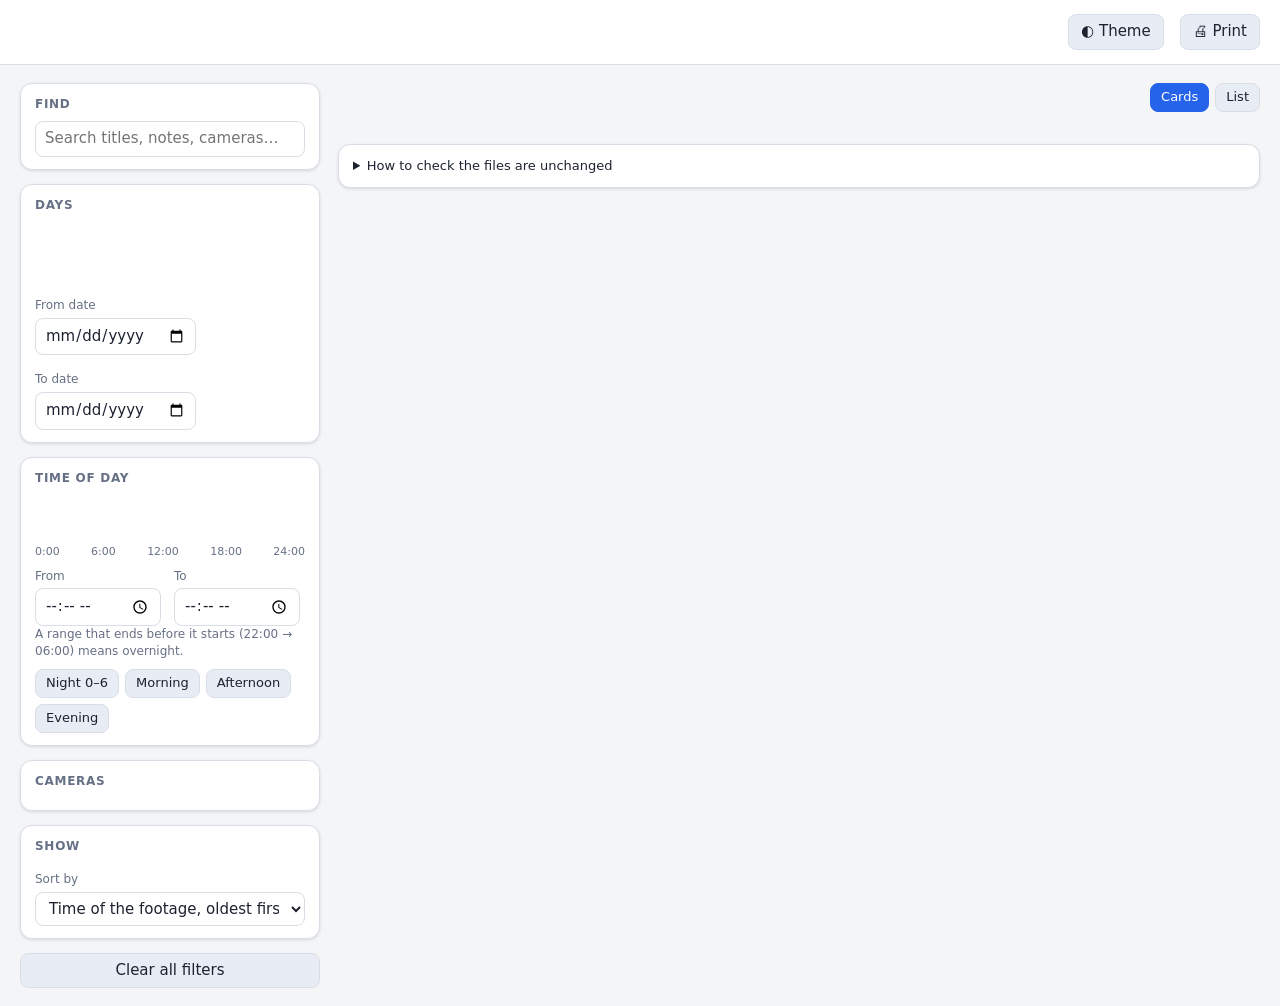
<file: src/case_viewer.html>
<!doctype html>
<html lang="en"><head><meta charset="utf-8"><meta name="viewport" content="width=device-width,initial-scale=1">
<title>Evidence review</title>
<style>
:root{--bg:#f4f5f7;--panel:#fff;--text:#1d2230;--muted:#667085;--line:#d9dde5;--accent:#2563eb;--accent-t:#fff;--chip:#e8ecf4;--bar:#93b4f5;--bar-on:#2563eb;--warn:#b45309;--ok:#15803d;--shadow:0 1px 3px rgba(0,0,0,.12)}
:root[data-theme=dark]{--bg:#0f131b;--panel:#171c27;--text:#e6e9f0;--muted:#97a1b5;--line:#2a3243;--accent:#5b8cff;--accent-t:#0b1020;--chip:#232b3b;--bar:#37507f;--bar-on:#6f9bff;--warn:#f5b45a;--ok:#4ade80;--shadow:none}
*{box-sizing:border-box}html,body{margin:0}body{font:15px/1.45 system-ui,Segoe UI,Roboto,sans-serif;background:var(--bg);color:var(--text)}
header{background:var(--panel);border-bottom:1px solid var(--line);padding:14px 20px;display:flex;gap:16px;align-items:center;flex-wrap:wrap}
header h1{font-size:19px;margin:0}header .sub{color:var(--muted);font-size:13px}header .sp{flex:1}
button,select,input{font:inherit;color:var(--text)}
button{background:var(--chip);border:1px solid var(--line);border-radius:8px;padding:6px 12px;cursor:pointer}button:hover{border-color:var(--accent)}
button.on{background:var(--accent);color:var(--accent-t);border-color:var(--accent)}
input[type=search],input[type=date],input[type=time],select{background:var(--panel);border:1px solid var(--line);border-radius:8px;padding:6px 9px;min-width:0}
main{display:grid;grid-template-columns:300px 1fr;gap:18px;padding:18px 20px;max-width:1500px;margin:0 auto}
@media(max-width:860px){main{grid-template-columns:1fr}}
aside{display:flex;flex-direction:column;gap:14px;align-self:start;position:sticky;top:12px}
@media(max-width:860px){aside{position:static}}
.box{background:var(--panel);border:1px solid var(--line);border-radius:12px;padding:12px 14px;box-shadow:var(--shadow)}
.box h3{margin:0 0 8px;font-size:12px;letter-spacing:.06em;text-transform:uppercase;color:var(--muted)}
.row{display:flex;gap:8px;align-items:center;flex-wrap:wrap}.row>*{flex:1}
.chips{display:flex;flex-wrap:wrap;gap:6px}.chips button{padding:4px 10px;font-size:13px;flex:none}
label.l{display:block;font-size:12px;color:var(--muted);margin:8px 0 3px}
.days{display:flex;align-items:flex-end;gap:2px;height:64px;overflow-x:auto;padding-bottom:2px}
.days .d{flex:1 0 9px;max-width:28px;min-width:9px;background:var(--bar);border-radius:3px 3px 0 0;cursor:pointer;position:relative}
.days .d.on{background:var(--bar-on)}.days .d.dim{opacity:.3}
.hours{display:grid;grid-template-columns:repeat(24,1fr);gap:2px;height:46px;align-items:end}
.hours .h{background:var(--bar);border-radius:2px 2px 0 0;cursor:pointer;min-height:2px}.hours .h.on{background:var(--bar-on)}.hours .h.dim{opacity:.3}
.axis{display:flex;justify-content:space-between;font-size:11px;color:var(--muted);margin-top:3px}
.count{display:flex;align-items:center;gap:10px;margin:0 0 12px;flex-wrap:wrap}.count b{font-size:16px}.count .sp{flex:1}
.grid{display:grid;grid-template-columns:repeat(auto-fill,minmax(300px,1fr));gap:14px}
.card{background:var(--panel);border:1px solid var(--line);border-radius:12px;overflow:hidden;cursor:pointer;display:flex;flex-direction:column;box-shadow:var(--shadow)}
.card:hover,.card:focus-visible{border-color:var(--accent);outline:none}
.card .m{aspect-ratio:16/9;background:#000;position:relative}.card .m video,.card .m img{width:100%;height:100%;object-fit:cover;display:block;pointer-events:none}
.card .m .k{position:absolute;left:8px;top:8px;background:rgba(0,0,0,.65);color:#fff;border-radius:6px;padding:2px 7px;font-size:12px}
.card .m .dur{position:absolute;right:8px;bottom:8px;background:rgba(0,0,0,.65);color:#fff;border-radius:6px;padding:1px 6px;font-size:12px}
.card .b{padding:10px 12px;display:flex;flex-direction:column;gap:3px}.card h4{margin:0;font-size:15px}.card .t{color:var(--muted);font-size:13px}
.card .n{font-size:13px;color:var(--text);opacity:.85;display:-webkit-box;-webkit-line-clamp:2;-webkit-box-orient:vertical;overflow:hidden}
.tag{display:inline-block;font-size:11px;border-radius:5px;padding:1px 6px;background:var(--chip);color:var(--muted);margin-right:4px}.tag.p{color:var(--ok)}
.empty{padding:40px 10px;text-align:center;color:var(--muted)}
.notes{white-space:pre-wrap;background:var(--chip);border-radius:8px;padding:10px;font-size:14px}
dialog{border:0;border-radius:14px;padding:0;background:var(--panel);color:var(--text);width:min(1100px,96vw);max-height:94vh;box-shadow:0 10px 40px rgba(0,0,0,.45)}
dialog::backdrop{background:rgba(0,0,0,.6)}
.dlg{display:grid;grid-template-columns:minmax(0,1.6fr) minmax(260px,1fr);max-height:94vh}
@media(max-width:860px){.dlg{grid-template-columns:1fr;overflow:auto}}
.dlg .pv{background:#000;display:flex;align-items:center;justify-content:center;min-height:240px}.dlg .pv video,.dlg .pv img{max-width:100%;max-height:78vh;display:block}
.dlg .info{padding:16px;overflow:auto;display:flex;flex-direction:column;gap:10px}.dlg h2{margin:0;font-size:18px}
table.kv{border-collapse:collapse;font-size:13px;width:100%}table.kv td{padding:3px 0;vertical-align:top}table.kv td:first-child{color:var(--muted);width:92px}
code{font:12px ui-monospace,Consolas,monospace;word-break:break-all}
.bar{display:flex;gap:6px;flex-wrap:wrap}.bar button{padding:4px 9px;font-size:13px}
.how{font-size:13px;color:var(--muted)}.how summary{cursor:pointer;color:var(--text)}
.kb{font-size:12px;color:var(--muted)}
.noplay{position:absolute;left:12px;right:12px;bottom:12px;background:rgba(0,0,0,.8);color:#fff;border-radius:8px;padding:10px 12px;font-size:13px}.dlg .pv{position:relative}
@media print{header button,aside,.bar,dialog,.count .sp,.count button{display:none!important}main{display:block;padding:0}.card{break-inside:avoid;box-shadow:none}.grid{display:block}.card .m{display:none}.card{margin-bottom:10px}.card .n{-webkit-line-clamp:unset}}
</style></head><body>
<header><div><h1 id="title"></h1><div class="sub" id="sub"></div></div><div class="sp"></div>
<button id="theme" title="Day or night colours">◐ Theme</button><button onclick="print()" title="Print the list with its notes">🖨 Print</button></header>
<main>
<aside>
 <div class="box"><h3>Find</h3><input type="search" id="q" placeholder="Search titles, notes, cameras…" style="width:100%">
  <div id="casebox" hidden><label class="l">Case</label><select id="case" style="width:100%"></select></div></div>
 <div class="box"><h3>Days <span id="dayinfo" style="text-transform:none;letter-spacing:0"></span></h3>
  <div class="days" id="days"></div><div class="axis"><span id="d0"></span><span id="d1"></span></div>
  <div class="row"><div><label class="l">From date</label><input type="date" id="df"></div><div><label class="l">To date</label><input type="date" id="dt"></div></div></div>
 <div class="box"><h3>Time of day</h3><div class="hours" id="hours"></div><div class="axis"><span>0:00</span><span>6:00</span><span>12:00</span><span>18:00</span><span>24:00</span></div>
  <div class="row"><div><label class="l">From</label><input type="time" id="tf"></div><div><label class="l">To</label><input type="time" id="tt"></div></div>
  <div class="kb">A range that ends before it starts (22:00 → 06:00) means overnight.</div>
  <div class="chips" style="margin-top:8px"><button data-tod="0-6">Night 0–6</button><button data-tod="6-12">Morning</button><button data-tod="12-18">Afternoon</button><button data-tod="18-24">Evening</button></div></div>
 <div class="box"><h3>Cameras</h3><div class="chips" id="cams"></div></div>
 <div class="box"><h3>Show</h3><div class="chips" id="kinds"></div>
  <label class="l">Sort by</label><select id="sort" style="width:100%"><option value="from">Time of the footage, oldest first</option><option value="fromd">Time of the footage, newest first</option><option value="added">When it was added to the case</option><option value="title">Title</option></select></div>
 <button id="clear">Clear all filters</button>
</aside>
<section>
 <div class="count"><b id="n"></b><span id="nn" style="color:var(--muted)"></span><span class="sp"></span><div class="chips"><button id="vgrid" class="on">Cards</button><button id="vlist">List</button></div></div>
 <div class="box" id="casenotes" hidden><h3>Case notes</h3><div class="notes" id="cn"></div></div>
 <div class="grid" id="grid" style="margin-top:14px"></div>
 <details class="how box" style="margin-top:18px"><summary>How to check the files are unchanged</summary>
  <p><b>manifest.txt</b> (next to this page) lists the SHA-256 of every video and picture as exported; each item's details show the same value. On Windows, open a terminal in the folder and run <code>certutil -hashfile "path\to\file.mp4" SHA256</code>; on Mac or Linux <code>shasum -a 256 file.mp4</code>. The result must match.</p>
  <p>Times are as the NVR recorded them (<span id="tz"></span>). This page works offline and sends nothing anywhere.</p></details>
</section></main>
<dialog id="dlg"><div class="dlg"><div class="pv" id="pv"></div><div class="info" id="info"></div></div></dialog>
<script id="data" type="application/json">/*DATA*/</script>
<script>
const D=JSON.parse(document.getElementById('data').textContent),$=id=>document.getElementById(id);
const esc=s=>String(s==null?'':s).replace(/[&<>"]/g,c=>({'&':'&amp;','<':'&lt;','>':'&gt;','"':'&quot;'}[c]));
const S={q:'',cam:new Set(),kind:new Set(),df:'',dt:'',tf:'',tt:'',sort:'from',view:'grid',case:'all',day:null,hour:null};
// ---- the items, flattened ----
let ITEMS=[];D.cases.forEach((c,ci)=>c.items.forEach(i=>ITEMS.push(Object.assign({},i,{camera_name:i.camera_name||i.camera,ci,case:c.name,_d:i.from_text.slice(0,10),_t:i.from_text.slice(11,16),_h:+i.from_text.slice(11,13)}))));
const play=f=>f.web||f.path,hasVideo=i=>i.files.some(f=>f.type==='video'),firstPic=i=>i.files.find(f=>f.type==='picture'),firstVid=i=>i.files.find(f=>f.type==='video');
const url=p=>p.split('/').map(encodeURIComponent).join('/');
const fmt=t=>{const [d,h]=t.split(' ');const dt=new Date(d+'T00:00:00');return dt.toLocaleDateString(undefined,{weekday:'short',day:'numeric',month:'short',year:'numeric'})+' '+(h||'')};
const dur=s=>{s=Math.max(0,Math.round(s));const m=Math.floor(s/60);return m?m+'m '+String(s%60).padStart(2,'0')+'s':s+'s'};
const kindOf=i=>hasVideo(i)?(i.kind==='alert'?'Alert video':'Video'):'Picture';
function inTod(t,a,b){if(!a&&!b)return true;a=a||'00:00';b=b||'23:59';return a<=b?(t>=a&&t<=b):(t>=a||t<=b)}
function match(i,skip){
 if(S.case!=='all'&&String(i.ci)!==S.case)return false;
 if(S.q){const h=(i.title+' '+i.notes+' '+i.camera_name+' '+i.case+' '+i.added_by).toLowerCase();if(!S.q.toLowerCase().split(/\s+/).every(w=>h.includes(w)))return false}
 if(S.cam.size&&!S.cam.has(i.camera_name))return false;
 if(S.kind.size){const k=[hasVideo(i)?'video':'picture',i.protected?'protected':'',i.notes.trim()?'notes':''].filter(Boolean);if(![...S.kind].every(x=>k.includes(x)))return false}
 if(skip!=='date'&&((S.df&&i._d<S.df)||(S.dt&&i._d>S.dt)))return false;
 if(skip!=='tod'&&!inTod(i._t,S.tf,S.tt))return false;
 return true}
const cmp={from:(a,b)=>a.from_text<b.from_text?-1:1,fromd:(a,b)=>a.from_text<b.from_text?1:-1,added:(a,b)=>a.added_text<b.added_text?-1:1,title:(a,b)=>a.title.localeCompare(b.title)};
// ---- drawing ----
function bars(){
 const dayCount={};ITEMS.filter(i=>match(i,'date')).forEach(i=>dayCount[i._d]=(dayCount[i._d]||0)+1);
 const all=[...new Set(ITEMS.map(i=>i._d))].sort();
 if(all.length){const a=new Date(all[0]+'T00:00:00'),b=new Date(all[all.length-1]+'T00:00:00'),ds=[];
  for(let d=new Date(a);d<=b&&ds.length<400;d.setDate(d.getDate()+1))ds.push(d.getFullYear()+'-'+String(d.getMonth()+1).padStart(2,'0')+'-'+String(d.getDate()).padStart(2,'0'));
  const mx=Math.max(1,...Object.values(dayCount));
  $('days').innerHTML=ds.map(d=>{const n=dayCount[d]||0,on=(!S.df||d>=S.df)&&(!S.dt||d<=S.dt);return`<div class="d ${S.df&&on?'on':''} ${!n?'dim':''}" data-d="${d}" title="${esc(fmt(d))}: ${n} item${n==1?'':'s'}" style="height:${n?Math.max(8,n/mx*100):4}%"></div>`}).join('');
  $('d0').textContent=all[0];$('d1').textContent=all[all.length-1]}
 const hc=Array(24).fill(0);ITEMS.filter(i=>match(i,'tod')).forEach(i=>hc[i._h]++);const hm=Math.max(1,...hc);
 $('hours').innerHTML=hc.map((n,h)=>{const t=String(h).padStart(2,'0')+':00',on=S.tf||S.tt?inTod(t,S.tf,S.tt)||inTod(String(h).padStart(2,'0')+':59',S.tf,S.tt):false;return`<div class="h ${on?'on':''}" data-h="${h}" title="${t}: ${n}" style="height:${n?Math.max(10,n/hm*100):4}%"></div>`}).join('')}
function draw(){
 const list=ITEMS.filter(i=>match(i)).sort(cmp[S.sort]);
 $('n').textContent=list.length+' of '+ITEMS.filter(i=>S.case==='all'||String(i.ci)===S.case).length;$('nn').textContent=' items';
 $('grid').className=S.view==='grid'?'grid':'';
 $('grid').innerHTML=list.length?list.map(i=>{const v=firstVid(i),p=firstPic(i),med=v?`<video preload="metadata" muted playsinline ${p?`poster="${url(p.path)}" src="${url(play(v))}"`:`src="${url(play(v))}#t=0.5"`}></video>`:p?`<img loading="lazy" alt="" src="${url(p.path)}">`:'';
  const d=(new Date(i.to)-new Date(i.from))/1000;
  const body=`<div class="b"><h4>${esc(i.title)}</h4><div class="t">${esc(i.camera_name)} · ${esc(fmt(i.from_text))}</div><div class="n">${esc(i.notes.trim()||'')}</div><div>${i.protected?'<span class="tag p">🔒 protected</span>':''}${D.cases.length>1?`<span class="tag">${esc(i.case)}</span>`:''}${i.notes.trim()?'<span class="tag">notes</span>':''}</div></div>`;
  return S.view==='grid'?`<div class="card" tabindex="0" data-id="${esc(i.id)}"><div class="m">${med}<span class="k">${kindOf(i)}</span>${v&&d>0?`<span class="dur">${dur(d)}</span>`:''}</div>${body}</div>`
  :`<div class="card" tabindex="0" data-id="${esc(i.id)}" style="flex-direction:row;margin-bottom:8px">${body}</div>`}).join(''):'<div class="empty">Nothing matches these filters.<br><button id="clr2" style="margin-top:10px">Clear filters</button></div>';
 bars();$('dayinfo').textContent=S.df||S.dt?'· '+(S.df||'…')+' → '+(S.dt||'…'):'';
 $('clr2')&&($('clr2').onclick=clearAll)}
// ---- the viewer ----
let cur=[],pos=0;
function open(id){cur=ITEMS.filter(i=>match(i)).sort(cmp[S.sort]);pos=Math.max(0,cur.findIndex(i=>i.id===id));show();if(!$('dlg').open)$('dlg').showModal()}
function show(){const i=cur[pos];if(!i)return;const v=firstVid(i),p=firstPic(i);
 $('pv').innerHTML=v?`<video controls autoplay playsinline src="${url(play(v))}"${p?` poster="${url(p.path)}"`:''}></video>`:p?`<img alt="" src="${url(p.path)}">`:'';
 const vid=$('pv').querySelector('video');if(vid){vid.playbackRate=+(localStorage.getItem('rate')||1);vid.addEventListener('error',()=>noPlay(i,v),{once:true})}
 const files=i.files.map(f=>`<tr><td>${f.type==='video'?'Video':'Picture'}</td><td><a href="${url(f.path)}" download>${esc(f.path.split('/').pop())}</a>${f.codec?` <span class="tag">${esc(f.codec.toUpperCase())}</span>`:''}${f.web?`<br><span style="color:var(--muted)">Plays from a browser copy: </span><a href="${url(f.web)}" download>${esc(f.web.split('/').pop())}</a>`:''}<br><span style="color:var(--muted)">${f.size?(f.size/1048576).toFixed(1)+' MB · ':''}SHA-256</span> <code>${esc(f.sha256)}</code></td></tr>`).join('');
 $('info').innerHTML=`<div class="bar"><button id="pr">← Previous</button><button id="nx">Next →</button><span style="flex:1"></span><button id="cl">Close ✕</button></div>
 <h2>${esc(i.title)}</h2><div class="kb">${pos+1} of ${cur.length} in the current list</div>
 ${vid?`<div class="bar" id="rates">${[.5,1,2,4,8].map(r=>`<button data-r="${r}">${r}×</button>`).join('')}<button id="fs">⛶ Full screen</button></div>`:''}
 <table class="kv"><tr><td>Camera</td><td>${esc(i.camera_name)}</td></tr><tr><td>From</td><td>${esc(fmt(i.from_text))}</td></tr><tr><td>To</td><td>${esc(fmt(i.to_text))}</td></tr><tr><td>Length</td><td>${dur((new Date(i.to)-new Date(i.from))/1000)}</td></tr><tr><td>Type</td><td>${esc(kindOf(i))}</td></tr><tr><td>Added</td><td>${esc(fmt(i.added_text))}${i.added_by?' by '+esc(i.added_by):''}</td></tr><tr><td>Protected</td><td>${i.protected?'yes':'no'}</td></tr>${D.cases.length>1?`<tr><td>Case</td><td>${esc(i.case)}</td></tr>`:''}${files}</table>
 <div><b>Notes</b></div><div class="notes">${esc(i.notes.trim()||'(none)')}</div>
 <div class="kb">Keys: ← → previous / next · [ ] slower / faster · F full screen · Esc close</div>`;
 $('pr').onclick=()=>step(-1);$('nx').onclick=()=>step(1);$('cl').onclick=()=>$('dlg').close();
 document.querySelectorAll('#rates [data-r]').forEach(b=>b.onclick=()=>rate(+b.dataset.r));$('fs')&&($('fs').onclick=()=>vid.requestFullscreen&&vid.requestFullscreen());
 paintRate()}
// A video the browser can't play: why, and what to do (instead of an empty black box).
function noPlay(i,v){const el=document.createElement('div');el.className='noplay';
 const odd=v.codec&&!/^(h264|vp8|vp9|av1)$/.test(v.codec);
 el.innerHTML='<b>This browser cannot play this video.</b><br>'+(location.protocol==='file:'&&/\.zip[\\/]/i.test(decodeURIComponent(location.href))?'It looks like this page was opened from inside the ZIP: <b>extract the whole ZIP to a folder first</b>, then open index.html there.<br>':'')+(odd?'It was recorded as <b>'+esc(v.codec.toUpperCase())+'</b>, which Chrome and Firefox do not play'+(v.web?'':' (this export has no browser copy)')+'. ':'')+'The original file is in the item\'s folder next to this page: open it with <b>VLC</b> or Windows Media Player / Photos, or click it below to download.';
 $('pv').appendChild(el)}
function step(d){if(!cur.length)return;pos=(pos+d+cur.length)%cur.length;show()}
function rate(r){localStorage.setItem('rate',r);const v=$('pv').querySelector('video');if(v)v.playbackRate=r;paintRate()}
function paintRate(){const r=+(localStorage.getItem('rate')||1);document.querySelectorAll('#rates [data-r]').forEach(b=>b.classList.toggle('on',+b.dataset.r===r))}
document.addEventListener('keydown',e=>{if(!$('dlg').open||/INPUT|SELECT|TEXTAREA/.test(e.target.tagName))return;
 const v=$('pv').querySelector('video'),R=[.5,1,2,4,8],r=+(localStorage.getItem('rate')||1);
 if(e.key==='ArrowRight'){step(1);e.preventDefault()}else if(e.key==='ArrowLeft'){step(-1);e.preventDefault()}
 else if(e.key===']')rate(R[Math.min(R.length-1,R.indexOf(r)+1)]||2);else if(e.key==='[')rate(R[Math.max(0,R.indexOf(r)-1)]||1);
 else if((e.key==='f'||e.key==='F')&&v&&v.requestFullscreen)v.requestFullscreen()});
$('dlg').addEventListener('close',()=>{$('pv').innerHTML=''});
$('dlg').addEventListener('click',e=>{if(e.target===$('dlg'))$('dlg').close()});
// ---- controls ----
function clearAll(){Object.assign(S,{q:'',df:'',dt:'',tf:'',tt:''});S.cam.clear();S.kind.clear();$('q').value='';['df','dt','tf','tt'].forEach(k=>$(k).value='');chips();draw()}
function chips(){document.querySelectorAll('#cams button').forEach(b=>b.classList.toggle('on',S.cam.has(b.dataset.v)));document.querySelectorAll('#kinds button').forEach(b=>b.classList.toggle('on',S.kind.has(b.dataset.v)))}
$('title').textContent=D.cases.length>1?'Evidence Locker — '+D.cases.length+' cases':D.cases[0].name;
$('sub').textContent='Exported '+D.exported+' · '+ITEMS.length+' item'+(ITEMS.length==1?'':'s');$('tz').textContent=D.tz;document.title=$('title').textContent;
if(D.cases.length>1){$('casebox').hidden=false;$('case').innerHTML='<option value="all">All cases</option>'+D.cases.map((c,i)=>`<option value="${i}">${esc(c.name)}</option>`).join('')}
const notes=D.cases.filter(c=>c.notes.trim());if(notes.length){$('casenotes').hidden=false;$('cn').textContent=notes.map(c=>(D.cases.length>1?c.name+':\n':'')+c.notes.trim()).join('\n\n')}
$('cams').innerHTML=[...new Set(ITEMS.map(i=>i.camera_name))].sort().map(c=>`<button data-v="${esc(c)}">📹 ${esc(c)}</button>`).join('');
$('kinds').innerHTML=[['video','🎞 Videos'],['picture','🖼 Pictures'],['protected','🔒 Protected'],['notes','📝 With notes']].map(([k,l])=>`<button data-v="${k}">${l}</button>`).join('');
$('cams').onclick=e=>{const v=e.target.dataset.v;if(!v)return;S.cam.has(v)?S.cam.delete(v):S.cam.add(v);chips();draw()};
$('kinds').onclick=e=>{const v=e.target.dataset.v;if(!v)return;S.kind.has(v)?S.kind.delete(v):S.kind.add(v);chips();draw()};
$('q').oninput=e=>{S.q=e.target.value.trim();draw()};
for(const k of ['df','dt','tf','tt'])$(k).onchange=e=>{S[k]=e.target.value;draw()};
$('sort').onchange=e=>{S.sort=e.target.value;draw()};$('case').onchange=e=>{S.case=e.target.value;draw()};
$('days').onclick=e=>{const d=e.target.dataset.d;if(!d)return;if(S.df===d&&S.dt===d){S.df=S.dt=''}else if(e.shiftKey&&S.df&&d>S.df){S.dt=d}else{S.df=S.dt=d}$('df').value=S.df;$('dt').value=S.dt;draw()};
$('hours').onclick=e=>{const h=e.target.dataset.h;if(h==null)return;const a=String(h).padStart(2,'0')+':00',b=String(h).padStart(2,'0')+':59';if(S.tf===a&&S.tt===b){S.tf=S.tt=''}else{S.tf=a;S.tt=b}$('tf').value=S.tf;$('tt').value=S.tt;draw()};
document.querySelectorAll('[data-tod]').forEach(b=>b.onclick=()=>{const [x,y]=b.dataset.tod.split('-').map(Number);S.tf=String(x).padStart(2,'0')+':00';S.tt=y===24?'23:59':String(y).padStart(2,'0')+':00';$('tf').value=S.tf;$('tt').value=S.tt;draw()});
$('clear').onclick=clearAll;
$('vgrid').onclick=()=>{S.view='grid';$('vgrid').classList.add('on');$('vlist').classList.remove('on');draw()};$('vlist').onclick=()=>{S.view='list';$('vlist').classList.add('on');$('vgrid').classList.remove('on');draw()};
$('grid').onclick=e=>{const c=e.target.closest('.card');if(c)open(c.dataset.id)};$('grid').onkeydown=e=>{if(e.key==='Enter'){const c=e.target.closest('.card');if(c)open(c.dataset.id)}};
const th=localStorage.getItem('theme')||(matchMedia('(prefers-color-scheme:dark)').matches?'dark':'light');document.documentElement.dataset.theme=th;
$('theme').onclick=()=>{const n=document.documentElement.dataset.theme==='dark'?'light':'dark';document.documentElement.dataset.theme=n;localStorage.setItem('theme',n)};
draw();
</script></body></html>
</file>
